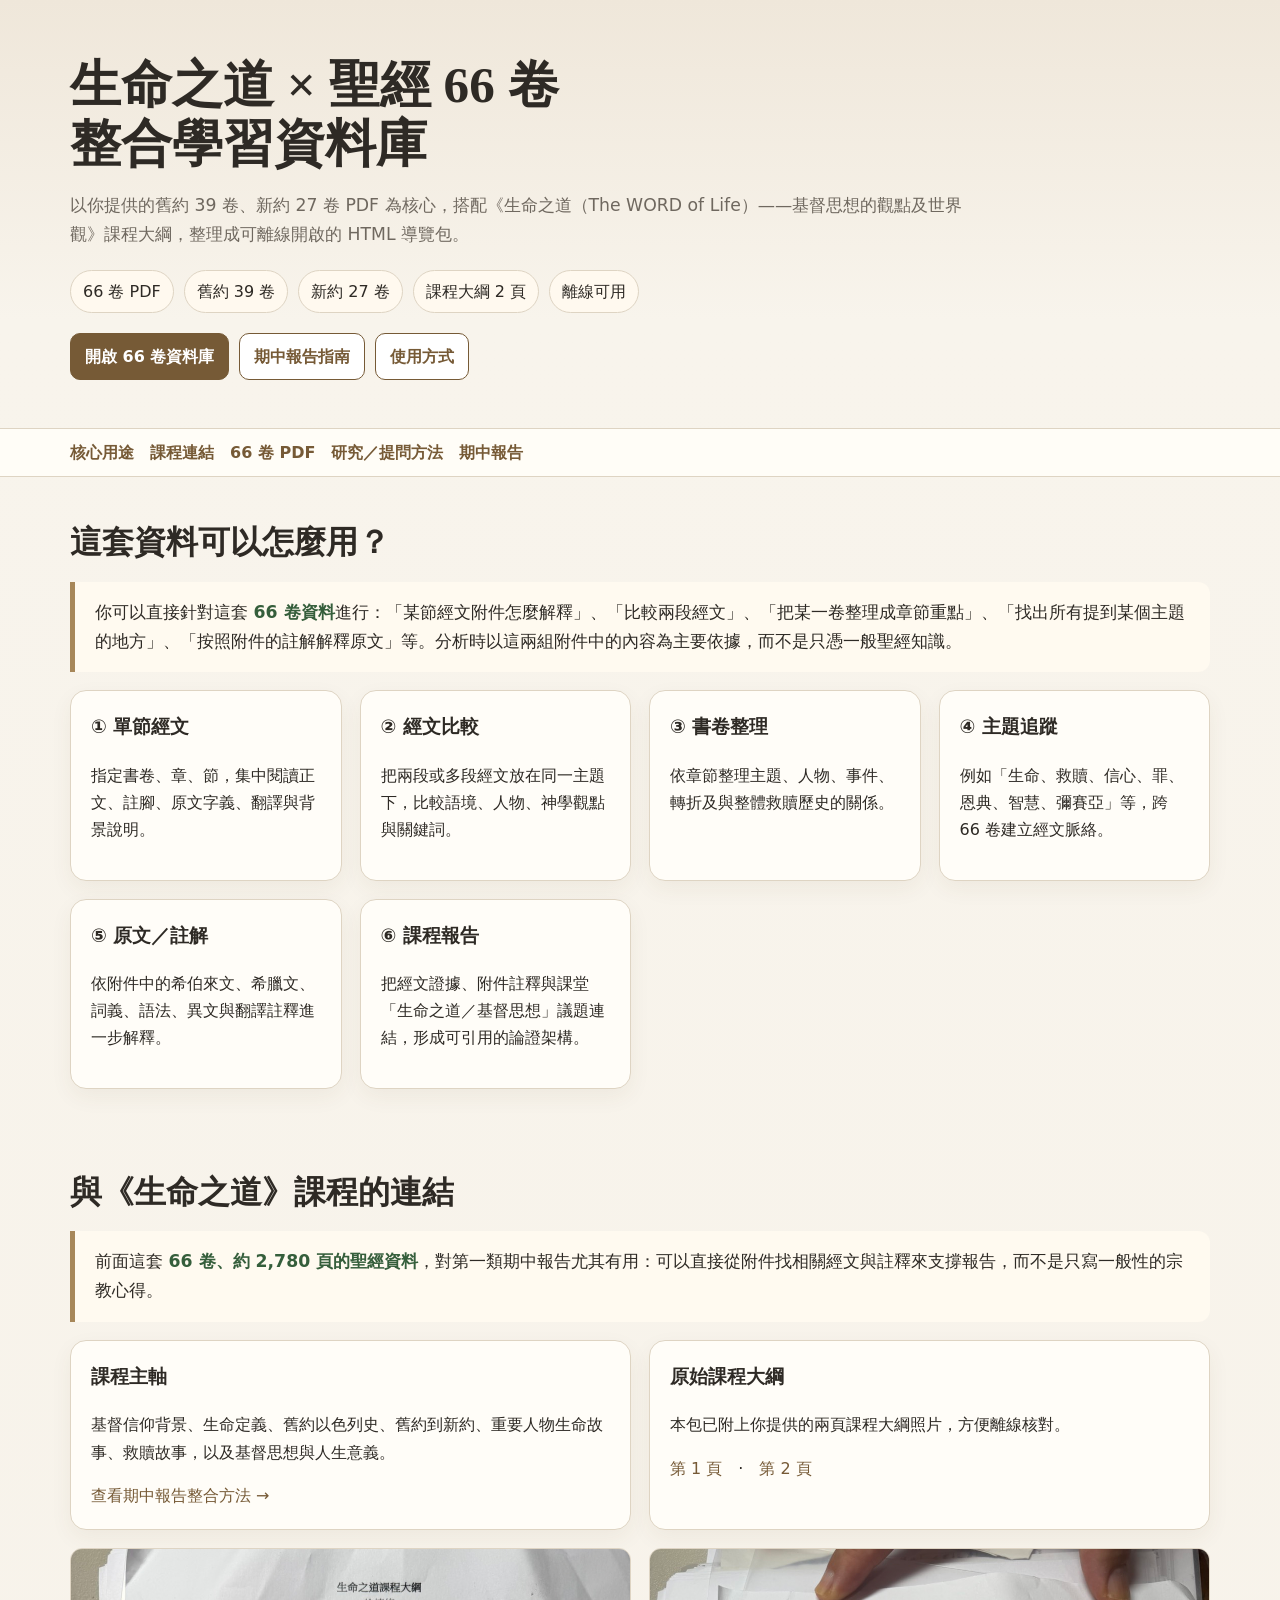
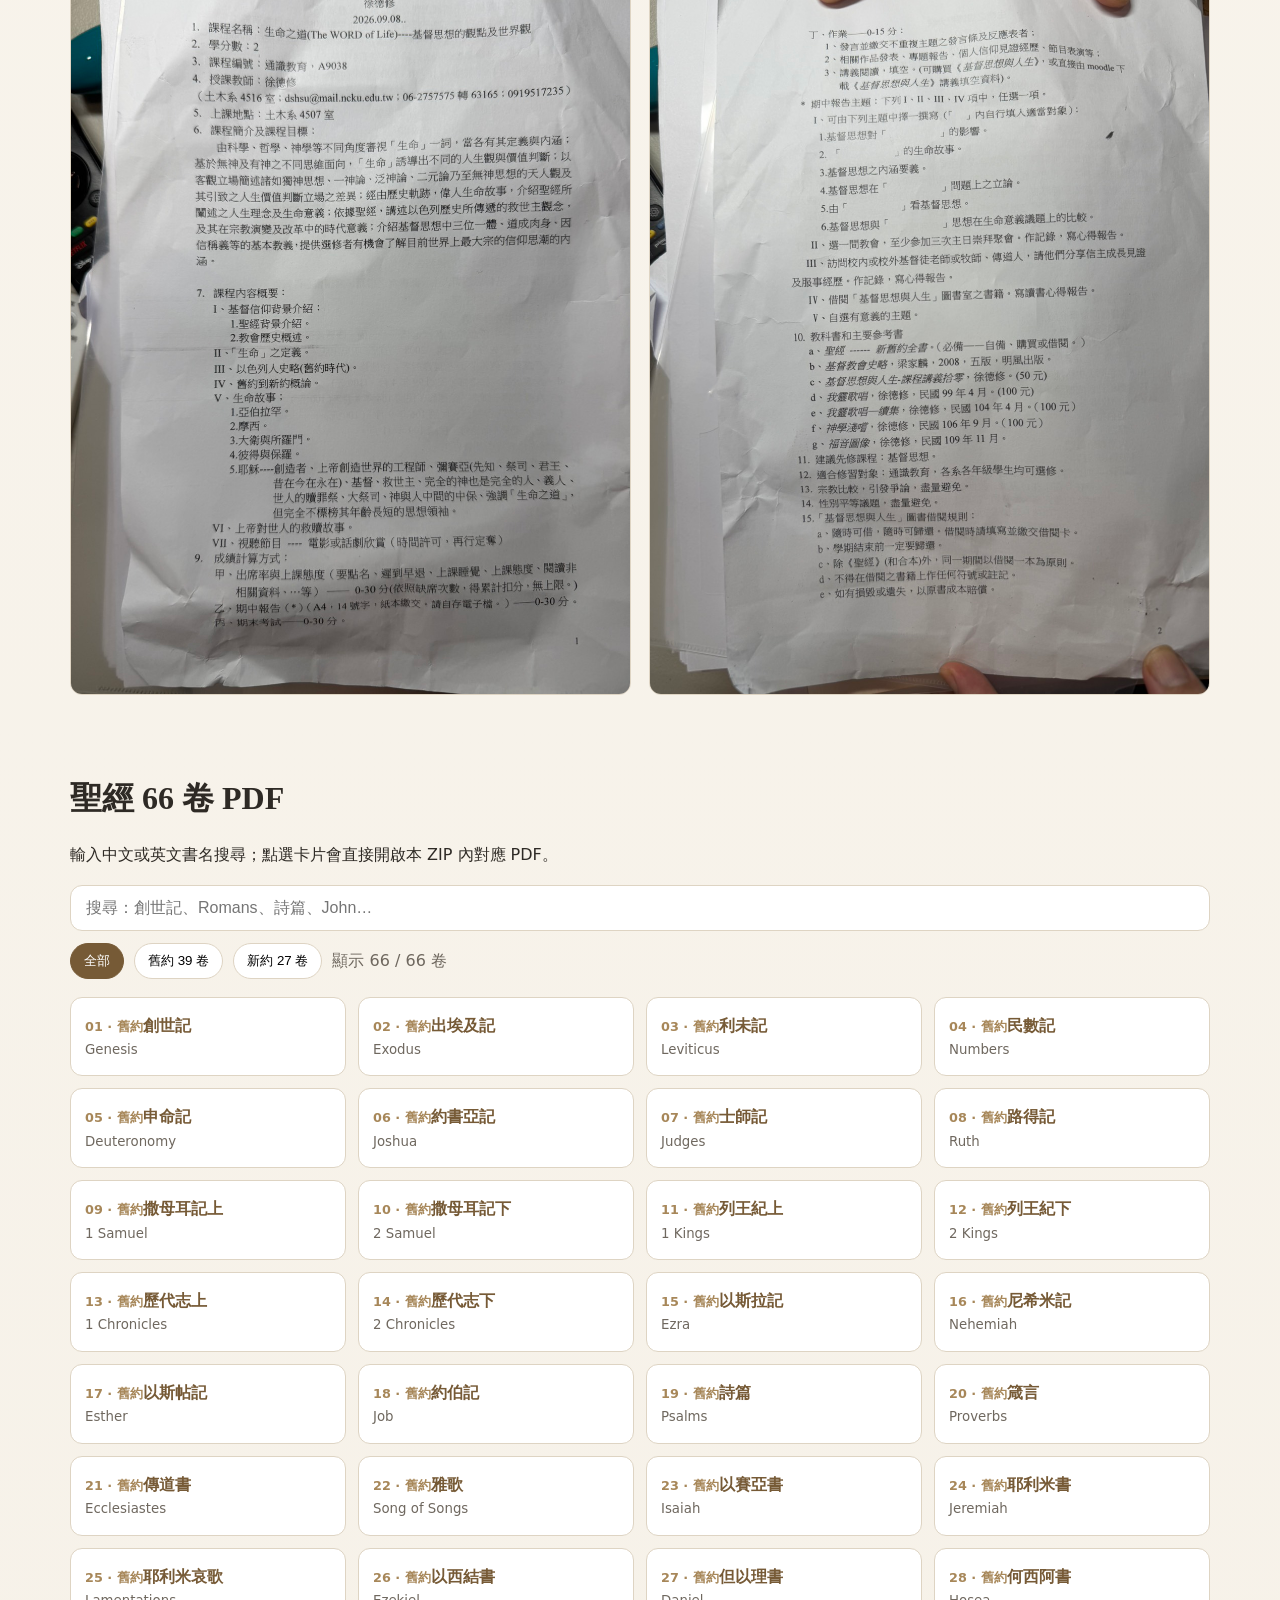
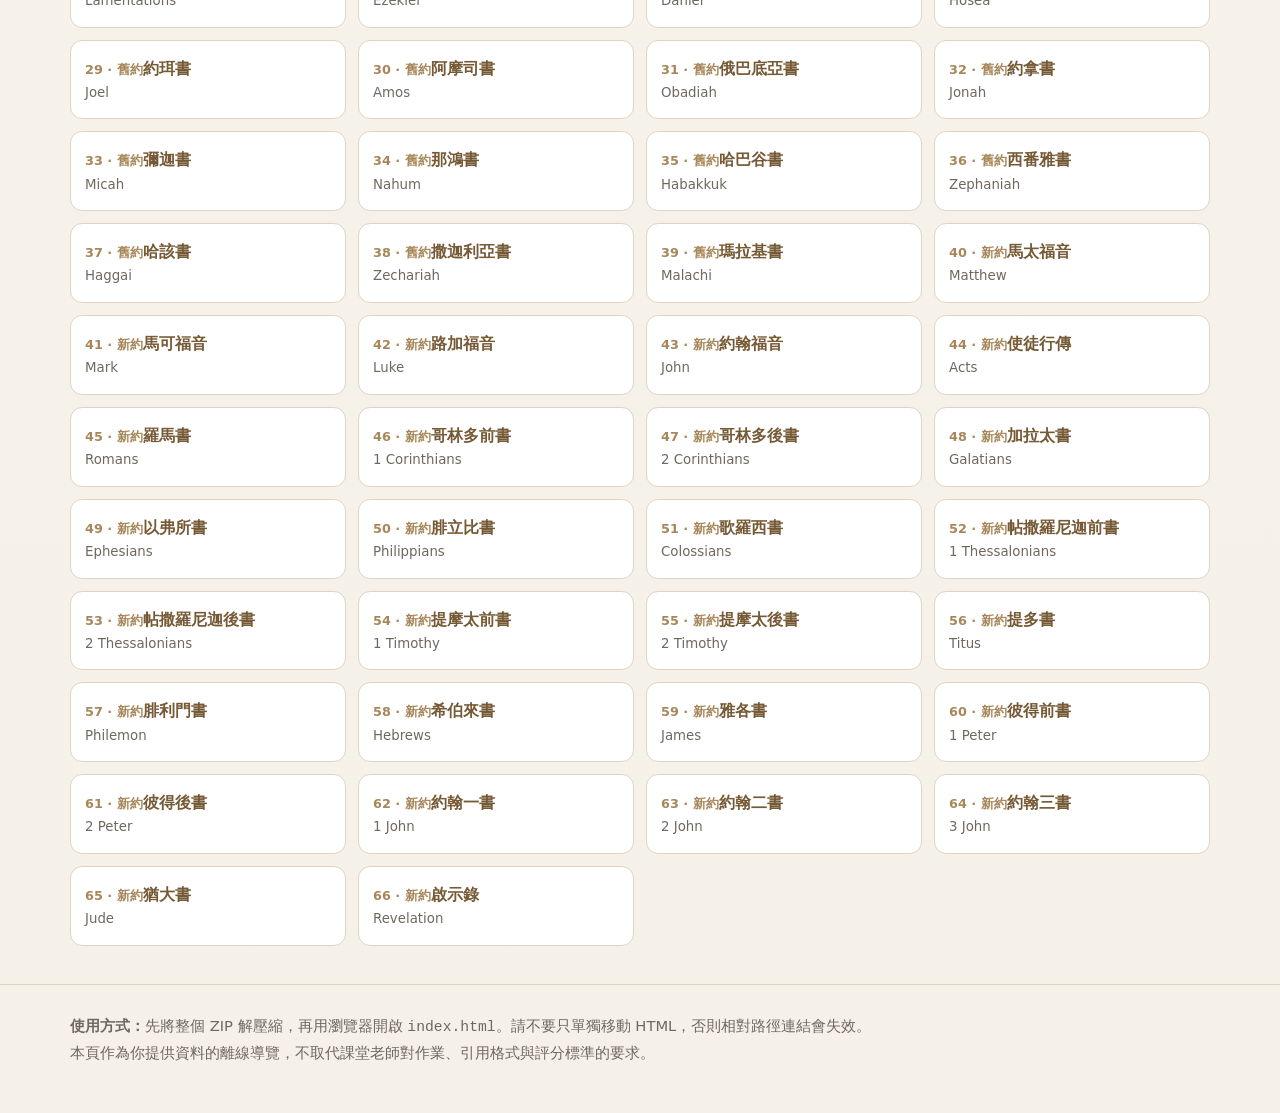
<file: Bible/index.html>
<!doctype html><html lang="zh-Hant"><head><meta charset="utf-8"><meta name="viewport" content="width=device-width,initial-scale=1"><title>生命之道 × 聖經 66 卷整合學習包</title><link rel="stylesheet" href="assets/style.css"></head><body>
<header class="hero"><div class="wrap"><h1>生命之道 × 聖經 66 卷<br>整合學習資料庫</h1><p>以你提供的舊約 39 卷、新約 27 卷 PDF 為核心，搭配《生命之道（The WORD of Life）——基督思想的觀點及世界觀》課程大綱，整理成可離線開啟的 HTML 導覽包。</p><div class="badges"><span class="badge">66 卷 PDF</span><span class="badge">舊約 39 卷</span><span class="badge">新約 27 卷</span><span class="badge">課程大綱 2 頁</span><span class="badge">離線可用</span></div><div class="tools"><a class="btn" href="#books">開啟 66 卷資料庫</a><a class="btn alt" href="midterm_guide.html">期中報告指南</a><a class="btn alt" href="study_guide.html">使用方式</a></div></div></header>
<nav class="nav"><div class="wrap"><a href="#focus">核心用途</a><a href="#course">課程連結</a><a href="#books">66 卷 PDF</a><a href="study_guide.html">研究／提問方法</a><a href="midterm_guide.html">期中報告</a></div></nav>
<main>
<section id="focus" class="section"><div class="wrap"><h2>這套資料可以怎麼用？</h2><div class="quote">你可以直接針對這套 <strong>66 卷資料</strong>進行：「某節經文附件怎麼解釋」、「比較兩段經文」、「把某一卷整理成章節重點」、「找出所有提到某個主題的地方」、「按照附件的註解解釋原文」等。分析時以這兩組附件中的內容為主要依據，而不是只憑一般聖經知識。</div><div class="grid" style="margin-top:18px"><div class="card"><h3>① 單節經文</h3><p>指定書卷、章、節，集中閱讀正文、註腳、原文字義、翻譯與背景說明。</p></div><div class="card"><h3>② 經文比較</h3><p>把兩段或多段經文放在同一主題下，比較語境、人物、神學觀點與關鍵詞。</p></div><div class="card"><h3>③ 書卷整理</h3><p>依章節整理主題、人物、事件、轉折及與整體救贖歷史的關係。</p></div><div class="card"><h3>④ 主題追蹤</h3><p>例如「生命、救贖、信心、罪、恩典、智慧、彌賽亞」等，跨 66 卷建立經文脈絡。</p></div><div class="card"><h3>⑤ 原文／註解</h3><p>依附件中的希伯來文、希臘文、詞義、語法、異文與翻譯註釋進一步解釋。</p></div><div class="card"><h3>⑥ 課程報告</h3><p>把經文證據、附件註釋與課堂「生命之道／基督思想」議題連結，形成可引用的論證架構。</p></div></div></div></section>
<section id="course" class="section"><div class="wrap"><h2>與《生命之道》課程的連結</h2><div class="quote">前面這套 <strong>66 卷、約 2,780 頁的聖經資料</strong>，對第一類期中報告尤其有用：可以直接從附件找相關經文與註釋來支撐報告，而不是只寫一般性的宗教心得。</div><div class="grid" style="margin-top:18px"><div class="card"><h3>課程主軸</h3><p>基督信仰背景、生命定義、舊約以色列史、舊約到新約、重要人物生命故事、救贖故事，以及基督思想與人生意義。</p><a href="midterm_guide.html">查看期中報告整合方法 →</a></div><div class="card"><h3>原始課程大綱</h3><p>本包已附上你提供的兩頁課程大綱照片，方便離線核對。</p><a href="course/course_outline_page1.jpg" target="_blank">第 1 頁</a>　·　<a href="course/course_outline_page2.jpg" target="_blank">第 2 頁</a></div></div><div class="two" style="margin-top:18px"><img class="course-img" src="course/course_outline_page1.jpg" alt="生命之道課程大綱第1頁"><img class="course-img" src="course/course_outline_page2.jpg" alt="生命之道課程大綱第2頁"></div></div></section>
<section id="books" class="section"><div class="wrap"><h2>聖經 66 卷 PDF</h2><p>輸入中文或英文書名搜尋；點選卡片會直接開啟本 ZIP 內對應 PDF。</p><input id="bookSearch" class="search" placeholder="搜尋：創世記、Romans、詩篇、John…"><div class="book-controls"><button class="filter active" data-mode="ALL">全部</button><button class="filter" data-mode="OT">舊約 39 卷</button><button class="filter" data-mode="NT">新約 27 卷</button><span id="bookCount" style="align-self:center;color:var(--muted)"></span></div><div id="bookGrid" class="books"></div></div></section>
</main><footer class="footer"><div class="wrap"><strong>使用方式：</strong>先將整個 ZIP 解壓縮，再用瀏覽器開啟 <code>index.html</code>。請不要只單獨移動 HTML，否則相對路徑連結會失效。<br>本頁作為你提供資料的離線導覽，不取代課堂老師對作業、引用格式與評分標準的要求。</div></footer>
<script src="assets/books.js"></script><script src="assets/app.js"></script></body></html>
</file>
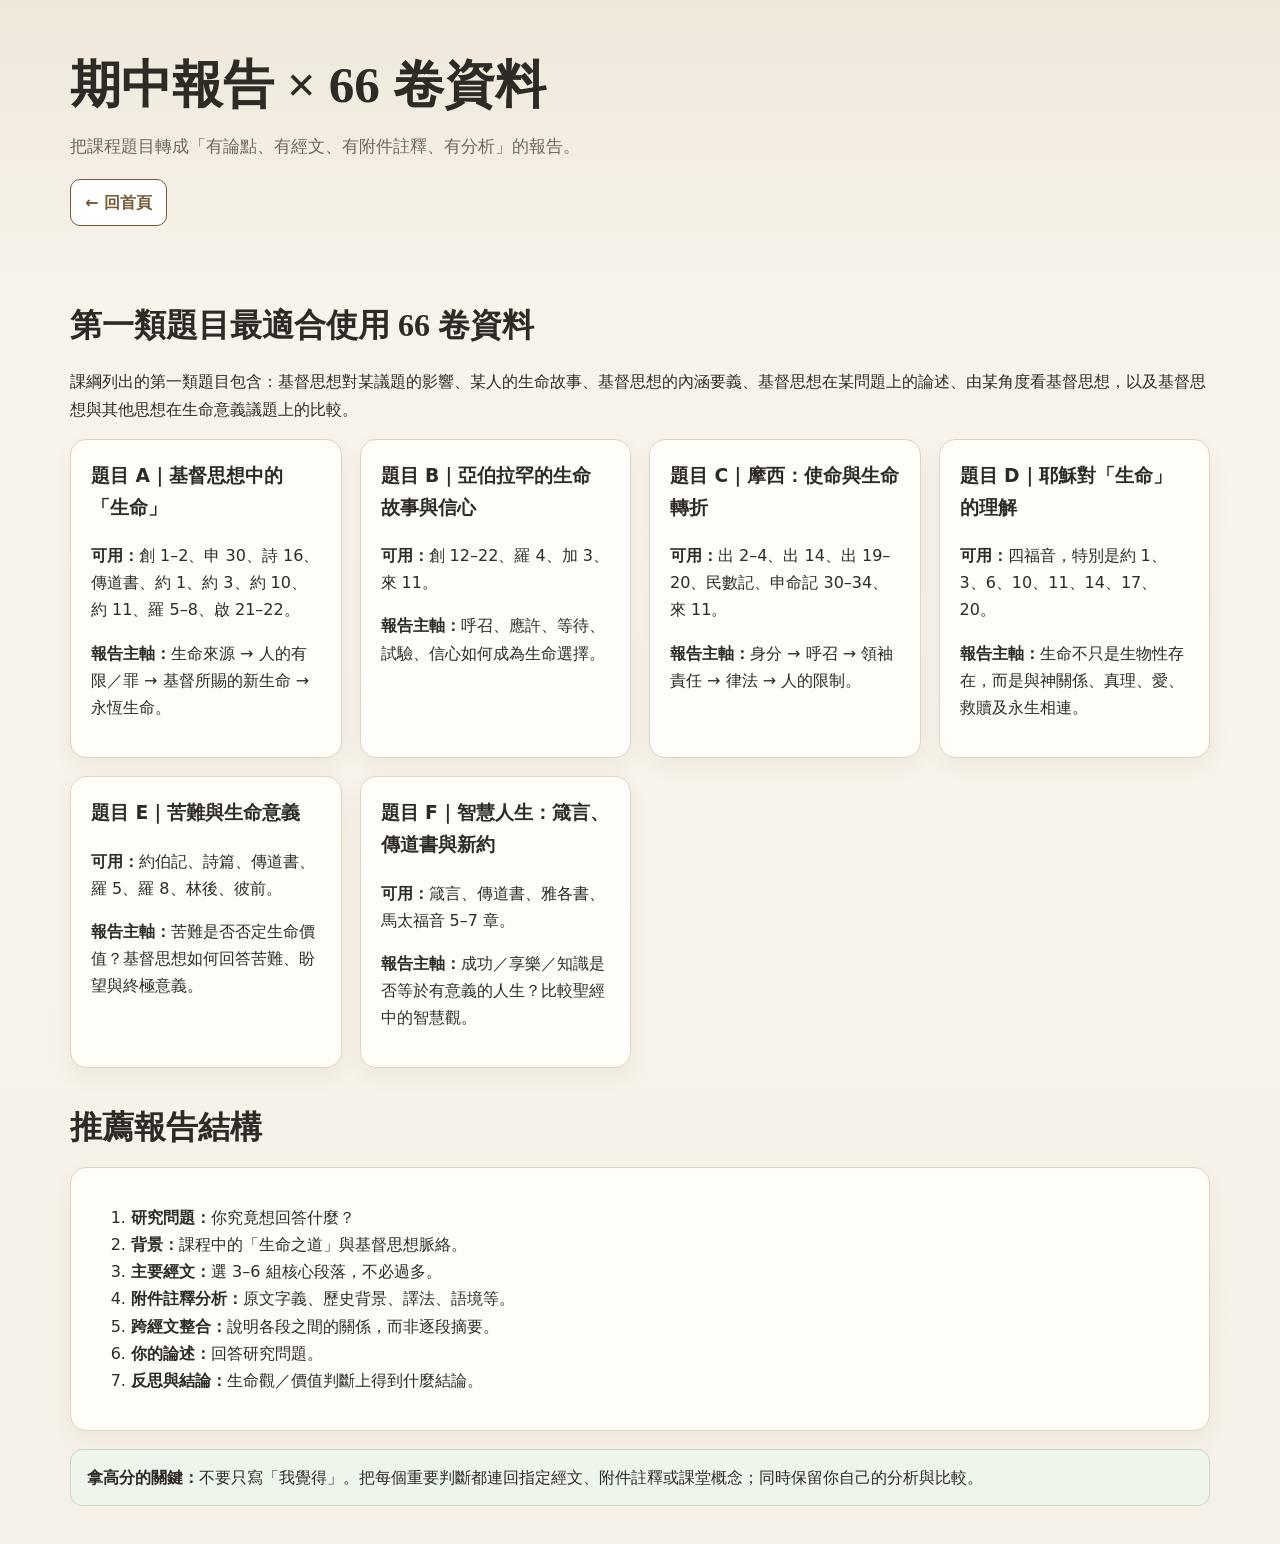
<file: Bible/midterm_guide.html>
<!doctype html><html lang="zh-Hant"><head><meta charset="utf-8"><meta name="viewport" content="width=device-width,initial-scale=1"><title>生命之道期中報告 × 66 卷資料</title><link rel="stylesheet" href="assets/style.css"></head><body><header class="hero"><div class="wrap"><h1>期中報告 × 66 卷資料</h1><p>把課程題目轉成「有論點、有經文、有附件註釋、有分析」的報告。</p><a class="btn alt" href="index.html">← 回首頁</a></div></header><main class="section"><div class="wrap"><h2>第一類題目最適合使用 66 卷資料</h2><p>課綱列出的第一類題目包含：基督思想對某議題的影響、某人的生命故事、基督思想的內涵要義、基督思想在某問題上的論述、由某角度看基督思想，以及基督思想與其他思想在生命意義議題上的比較。</p><div class="grid"><div class="card"><h3>題目 A｜基督思想中的「生命」</h3><p><b>可用：</b>創 1–2、申 30、詩 16、傳道書、約 1、約 3、約 10、約 11、羅 5–8、啟 21–22。</p><p><b>報告主軸：</b>生命來源 → 人的有限／罪 → 基督所賜的新生命 → 永恆生命。</p></div><div class="card"><h3>題目 B｜亞伯拉罕的生命故事與信心</h3><p><b>可用：</b>創 12–22、羅 4、加 3、來 11。</p><p><b>報告主軸：</b>呼召、應許、等待、試驗、信心如何成為生命選擇。</p></div><div class="card"><h3>題目 C｜摩西：使命與生命轉折</h3><p><b>可用：</b>出 2–4、出 14、出 19–20、民數記、申命記 30–34、來 11。</p><p><b>報告主軸：</b>身分 → 呼召 → 領袖責任 → 律法 → 人的限制。</p></div><div class="card"><h3>題目 D｜耶穌對「生命」的理解</h3><p><b>可用：</b>四福音，特別是約 1、3、6、10、11、14、17、20。</p><p><b>報告主軸：</b>生命不只是生物性存在，而是與神關係、真理、愛、救贖及永生相連。</p></div><div class="card"><h3>題目 E｜苦難與生命意義</h3><p><b>可用：</b>約伯記、詩篇、傳道書、羅 5、羅 8、林後、彼前。</p><p><b>報告主軸：</b>苦難是否否定生命價值？基督思想如何回答苦難、盼望與終極意義。</p></div><div class="card"><h3>題目 F｜智慧人生：箴言、傳道書與新約</h3><p><b>可用：</b>箴言、傳道書、雅各書、馬太福音 5–7 章。</p><p><b>報告主軸：</b>成功／享樂／知識是否等於有意義的人生？比較聖經中的智慧觀。</p></div></div><h2 style="margin-top:32px">推薦報告結構</h2><div class="card"><ol><li><b>研究問題：</b>你究竟想回答什麼？</li><li><b>背景：</b>課程中的「生命之道」與基督思想脈絡。</li><li><b>主要經文：</b>選 3–6 組核心段落，不必過多。</li><li><b>附件註釋分析：</b>原文字義、歷史背景、譯法、語境等。</li><li><b>跨經文整合：</b>說明各段之間的關係，而非逐段摘要。</li><li><b>你的論述：</b>回答研究問題。</li><li><b>反思與結論：</b>生命觀／價值判斷上得到什麼結論。</li></ol></div><div class="note" style="margin-top:18px"><b>拿高分的關鍵：</b>不要只寫「我覺得」。把每個重要判斷都連回指定經文、附件註釋或課堂概念；同時保留你自己的分析與比較。</div></div></main></body></html>
</file>
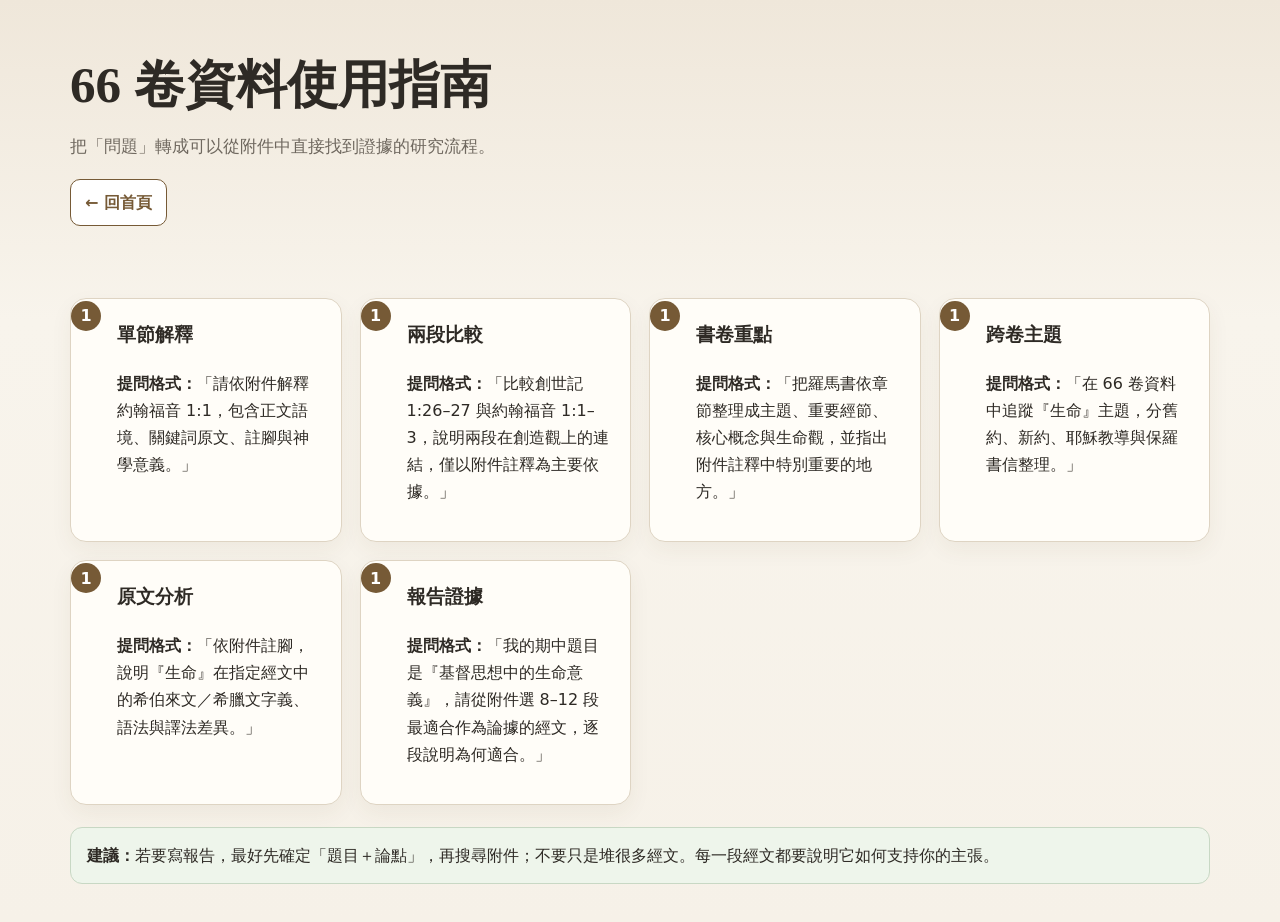
<file: Bible/study_guide.html>
<!doctype html><html lang="zh-Hant"><head><meta charset="utf-8"><meta name="viewport" content="width=device-width,initial-scale=1"><title>66 卷資料使用指南</title><link rel="stylesheet" href="assets/style.css"></head><body><header class="hero"><div class="wrap"><h1>66 卷資料使用指南</h1><p>把「問題」轉成可以從附件中直接找到證據的研究流程。</p><a class="btn alt" href="index.html">← 回首頁</a></div></header><main class="section"><div class="wrap"><div class="grid"><div class="card step"><h3>單節解釋</h3><p><b>提問格式：</b>「請依附件解釋約翰福音 1:1，包含正文語境、關鍵詞原文、註腳與神學意義。」</p></div><div class="card step"><h3>兩段比較</h3><p><b>提問格式：</b>「比較創世記 1:26–27 與約翰福音 1:1–3，說明兩段在創造觀上的連結，僅以附件註釋為主要依據。」</p></div><div class="card step"><h3>書卷重點</h3><p><b>提問格式：</b>「把羅馬書依章節整理成主題、重要經節、核心概念與生命觀，並指出附件註釋中特別重要的地方。」</p></div><div class="card step"><h3>跨卷主題</h3><p><b>提問格式：</b>「在 66 卷資料中追蹤『生命』主題，分舊約、新約、耶穌教導與保羅書信整理。」</p></div><div class="card step"><h3>原文分析</h3><p><b>提問格式：</b>「依附件註腳，說明『生命』在指定經文中的希伯來文／希臘文字義、語法與譯法差異。」</p></div><div class="card step"><h3>報告證據</h3><p><b>提問格式：</b>「我的期中題目是『基督思想中的生命意義』，請從附件選 8–12 段最適合作為論據的經文，逐段說明為何適合。」</p></div></div><div class="note" style="margin-top:22px"><b>建議：</b>若要寫報告，最好先確定「題目＋論點」，再搜尋附件；不要只是堆很多經文。每一段經文都要說明它如何支持你的主張。</div></div></main></body></html>
</file>
<file: Bible/assets/style.css>
:root{--bg:#f6f1e8;--card:#fffdf8;--ink:#2e2a25;--muted:#6f685f;--accent:#765a36;--accent2:#a78759;--line:#ded4c3;--good:#355e3b}
*{box-sizing:border-box}html{scroll-behavior:smooth}body{margin:0;font-family:"Noto Sans TC","Microsoft JhengHei",system-ui,sans-serif;background:linear-gradient(180deg,#efe7da 0,#f8f4ec 320px,#f6f1e8 100%);color:var(--ink);line-height:1.7}
a{color:var(--accent);text-decoration:none}a:hover{text-decoration:underline}.wrap{max-width:1180px;margin:auto;padding:0 20px}.hero{padding:56px 0 34px}.hero h1{font-family:"Noto Serif TC","PMingLiU",serif;font-size:clamp(2rem,4vw,3.7rem);line-height:1.15;margin:0 0 12px}.hero p{max-width:900px;color:var(--muted);font-size:1.08rem}.badges{display:flex;gap:10px;flex-wrap:wrap;margin:20px 0}.badge{padding:7px 12px;border:1px solid var(--line);border-radius:999px;background:#fff9ef}.nav{position:sticky;top:0;z-index:9;background:rgba(255,253,248,.94);backdrop-filter:blur(10px);border-top:1px solid var(--line);border-bottom:1px solid var(--line)}.nav .wrap{display:flex;gap:16px;align-items:center;overflow:auto;padding-top:10px;padding-bottom:10px}.nav a{white-space:nowrap;font-weight:700}.section{padding:38px 0}.section h2{font-family:"Noto Serif TC","PMingLiU",serif;font-size:2rem;margin:0 0 12px}.section h3{margin-top:0}.grid{display:grid;grid-template-columns:repeat(auto-fit,minmax(250px,1fr));gap:18px}.card{background:var(--card);border:1px solid var(--line);border-radius:16px;padding:20px;box-shadow:0 8px 22px rgba(80,60,35,.06)}.quote{font-size:1.08rem;border-left:5px solid var(--accent2);padding:16px 20px;background:#fffaf0;border-radius:0 12px 12px 0}.quote strong{color:var(--good)}.tools{display:flex;gap:10px;flex-wrap:wrap;margin:14px 0}.btn{display:inline-block;padding:9px 14px;border-radius:10px;border:1px solid var(--accent);background:var(--accent);color:#fff;font-weight:700}.btn.alt{background:#fff;color:var(--accent)}.search{width:100%;padding:13px 15px;border:1px solid var(--line);border-radius:12px;font-size:1rem;background:white}.book-controls{display:flex;gap:10px;flex-wrap:wrap;margin:12px 0 18px}.filter{border:1px solid var(--line);background:#fff;border-radius:999px;padding:8px 13px;cursor:pointer}.filter.active{background:var(--accent);color:#fff;border-color:var(--accent)}.books{display:grid;grid-template-columns:repeat(auto-fit,minmax(220px,1fr));gap:12px}.book{display:block;background:#fff;border:1px solid var(--line);border-radius:12px;padding:14px}.book small{display:block;color:var(--muted)}.book .no{font-size:.8rem;color:var(--accent2);font-weight:700}.course-img{width:100%;border:1px solid var(--line);border-radius:12px;background:white}.steps{counter-reset:s}.step{position:relative;padding-left:46px}.step:before{counter-increment:s;content:counter(s);position:absolute;left:0;top:2px;width:30px;height:30px;border-radius:50%;display:grid;place-items:center;background:var(--accent);color:white;font-weight:bold}.footer{border-top:1px solid var(--line);padding:28px 0 50px;color:var(--muted);font-size:.92rem}.note{background:#eef5eb;border:1px solid #c8d8c4;padding:14px 16px;border-radius:12px}.two{display:grid;grid-template-columns:1fr 1fr;gap:18px}@media(max-width:760px){.two{grid-template-columns:1fr}.hero{padding-top:34px}}
</file>
